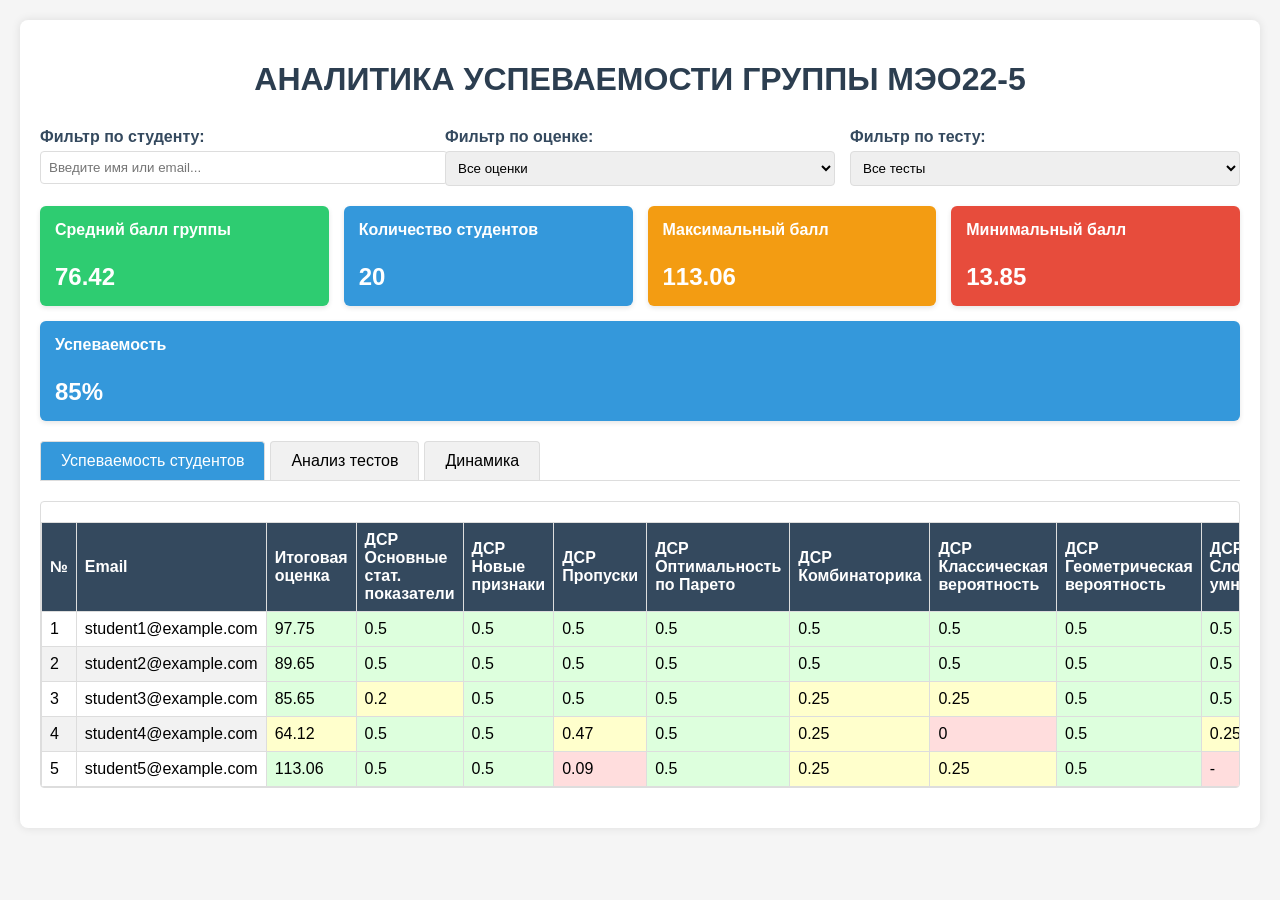
<file: ier22-5.html>
<!DOCTYPE html>
<html lang="ru">
<head>
    <meta charset="UTF-8">
    <meta name="viewport" content="width=device-width, initial-scale=1.0">
    <title>Аналитика успеваемости группы МЭО22-5</title>
    <style>
        body {
            font-family: Arial, sans-serif;
            margin: 0;
            padding: 20px;
            background-color: #f5f5f5;
        }
        .dashboard {
            max-width: 1400px;
            margin: 0 auto;
            background-color: white;
            padding: 20px;
            border-radius: 8px;
            box-shadow: 0 0 10px rgba(0,0,0,0.1);
        }
        h1 {
            color: #2c3e50;
            text-align: center;
            margin-bottom: 30px;
        }
        .filters {
            display: flex;
            gap: 15px;
            margin-bottom: 20px;
            flex-wrap: wrap;
        }
        .filter-item {
            flex: 1;
            min-width: 200px;
        }
        label {
            display: block;
            margin-bottom: 5px;
            font-weight: bold;
            color: #34495e;
        }
        select, input {
            width: 100%;
            padding: 8px;
            border: 1px solid #ddd;
            border-radius: 4px;
        }
        .stats {
            display: flex;
            flex-wrap: wrap;
            gap: 15px;
            margin-bottom: 20px;
        }
        .stat-card {
            flex: 1;
            min-width: 200px;
            background-color: #3498db;
            color: white;
            padding: 15px;
            border-radius: 6px;
            box-shadow: 0 2px 5px rgba(0,0,0,0.1);
        }
        .stat-card h3 {
            margin-top: 0;
            font-size: 16px;
        }
        .stat-card p {
            font-size: 24px;
            font-weight: bold;
            margin-bottom: 0;
        }
        .stat-card.avg {
            background-color: #2ecc71;
        }
        .stat-card.min {
            background-color: #e74c3c;
        }
        .stat-card.max {
            background-color: #f39c12;
        }
        table {
            width: 100%;
            border-collapse: collapse;
            margin-top: 20px;
        }
        th, td {
            border: 1px solid #ddd;
            padding: 8px;
            text-align: left;
        }
        th {
            background-color: #34495e;
            color: white;
            position: sticky;
            top: 0;
        }
        tr:nth-child(even) {
            background-color: #f2f2f2;
        }
        tr:hover {
            background-color: #e3f2fd;
        }
        .scrollable {
            max-height: 500px;
            overflow-y: auto;
            margin-bottom: 20px;
            border: 1px solid #ddd;
            border-radius: 4px;
        }
        .tabs {
            display: flex;
            margin-bottom: 20px;
            border-bottom: 1px solid #ddd;
        }
        .tab {
            padding: 10px 20px;
            cursor: pointer;
            background-color: #f1f1f1;
            border: 1px solid #ddd;
            border-bottom: none;
            border-radius: 4px 4px 0 0;
            margin-right: 5px;
        }
        .tab.active {
            background-color: #3498db;
            color: white;
        }
        .tab-content {
            display: none;
        }
        .tab-content.active {
            display: block;
        }
        .chart-container {
            height: 300px;
            margin-bottom: 30px;
        }
        .bad {
            background-color: #ffdddd;
        }
        .good {
            background-color: #ddffdd;
        }
        .medium {
            background-color: #ffffcc;
        }
    </style>
</head>
<body>
    <div class="dashboard">
        <h1>АНАЛИТИКА УСПЕВАЕМОСТИ ГРУППЫ МЭО22-5</h1>
        
        <div class="filters">
            <div class="filter-item">
                <label for="student-filter">Фильтр по студенту:</label>
                <input type="text" id="student-filter" placeholder="Введите имя или email...">
            </div>
            <div class="filter-item">
                <label for="score-filter">Фильтр по оценке:</label>
                <select id="score-filter">
                    <option value="all">Все оценки</option>
                    <option value="good">Хорошие (≥ 4)</option>
                    <option value="medium">Средние (≥ 3 и < 4)</option>
                    <option value="bad">Плохие (< 3)</option>
                </select>
            </div>
            <div class="filter-item">
                <label for="test-filter">Фильтр по тесту:</label>
                <select id="test-filter">
                    <option value="all">Все тесты</option>
                    <option value="dsr">ДСР тесты</option>
                    <option value="asr">АСР тесты</option>
                    <option value="lecture">Лекционные опросы</option>
                    <option value="control">Контрольные работы</option>
                    <option value="exam">Аттестации</option>
                </select>
            </div>
        </div>
        
        <div class="stats">
            <div class="stat-card avg">
                <h3>Средний балл группы</h3>
                <p>76.42</p>
            </div>
            <div class="stat-card">
                <h3>Количество студентов</h3>
                <p>20</p>
            </div>
            <div class="stat-card max">
                <h3>Максимальный балл</h3>
                <p>113.06</p>
            </div>
            <div class="stat-card min">
                <h3>Минимальный балл</h3>
                <p>13.85</p>
            </div>
            <div class="stat-card">
                <h3>Успеваемость</h3>
                <p>85%</p>
            </div>
        </div>
        
        <div class="tabs">
            <div class="tab active" data-tab="students">Успеваемость студентов</div>
            <div class="tab" data-tab="tests">Анализ тестов</div>
            <div class="tab" data-tab="dynamics">Динамика</div>
        </div>
        
        <div class="tab-content active" id="students-tab">
            <div class="scrollable">
                <table id="students-table">
                    <thead>
                        <tr>
                            <th>№</th>
                            <th>Email</th>
                            <th>Итоговая оценка</th>
                            <th>ДСР Основные стат. показатели</th>
                            <th>ДСР Новые признаки</th>
                            <th>ДСР Пропуски</th>
                            <th>ДСР Оптимальность по Парето</th>
                            <th>ДСР Комбинаторика</th>
                            <th>ДСР Классическая вероятность</th>
                            <th>ДСР Геометрическая вероятность</th>
                            <th>ДСР Сложение/умножение</th>
                            <th>ДСР Формула Байеса</th>
                            <th>ДСР Схема Бернулли</th>
                            <th>Контрольная работа 1</th>
                            <th>Контрольная работа 2</th>
                            <th>Промежуточная аттестация</th>
                        </tr>
                    </thead>
                    <tbody>
                        <tr>
                            <td>1</td>
                            <td>student1@example.com</td>
                            <td class="good">97.75</td>
                            <td class="good">0.5</td>
                            <td class="good">0.5</td>
                            <td class="good">0.5</td>
                            <td class="good">0.5</td>
                            <td class="good">0.5</td>
                            <td class="good">0.5</td>
                            <td class="good">0.5</td>
                            <td class="good">0.5</td>
                            <td class="good">0.5</td>
                            <td class="good">1</td>
                            <td class="good">5</td>
                            <td class="good">5</td>
                            <td class="good">60</td>
                        </tr>
                        <tr>
                            <td>2</td>
                            <td>student2@example.com</td>
                            <td class="good">89.65</td>
                            <td class="good">0.5</td>
                            <td class="good">0.5</td>
                            <td class="good">0.5</td>
                            <td class="good">0.5</td>
                            <td class="good">0.5</td>
                            <td class="good">0.5</td>
                            <td class="good">0.5</td>
                            <td class="good">0.5</td>
                            <td class="good">0.5</td>
                            <td class="good">1</td>
                            <td class="good">4.5</td>
                            <td class="good">4</td>
                            <td class="good">55</td>
                        </tr>
                        <tr>
                            <td>3</td>
                            <td>student3@example.com</td>
                            <td class="good">85.65</td>
                            <td class="medium">0.2</td>
                            <td class="good">0.5</td>
                            <td class="good">0.5</td>
                            <td class="good">0.5</td>
                            <td class="medium">0.25</td>
                            <td class="medium">0.25</td>
                            <td class="good">0.5</td>
                            <td class="good">0.5</td>
                            <td class="good">0.5</td>
                            <td class="good">1</td>
                            <td class="medium">0</td>
                            <td class="good">4.5</td>
                            <td class="good">60</td>
                        </tr>
                        <tr>
                            <td>4</td>
                            <td>student4@example.com</td>
                            <td class="medium">64.12</td>
                            <td class="good">0.5</td>
                            <td class="good">0.5</td>
                            <td class="medium">0.47</td>
                            <td class="good">0.5</td>
                            <td class="medium">0.25</td>
                            <td class="bad">0</td>
                            <td class="good">0.5</td>
                            <td class="medium">0.25</td>
                            <td class="good">0.5</td>
                            <td class="good">0.5</td>
                            <td class="medium">0.2</td>
                            <td class="medium">2.5</td>
                            <td class="good">3</td>
                            <td class="medium">45</td>
                        </tr>
                        <tr>
                            <td>5</td>
                            <td>student5@example.com</td>
                            <td class="good">113.06</td>
                            <td class="good">0.5</td>
                            <td class="good">0.5</td>
                            <td class="bad">0.09</td>
                            <td class="good">0.5</td>
                            <td class="medium">0.25</td>
                            <td class="medium">0.25</td>
                            <td class="good">0.5</td>
                            <td class="bad">-</td>
                            <td class="good">0.5</td>
                            <td class="bad">0</td>
                            <td class="medium">0.1</td>
                            <td class="medium">1.5</td>
                            <td class="bad">1</td>
                            <td class="medium">25</td>
                        </tr>
                        <!-- Остальные строки таблицы -->
                    </tbody>
                </table>
            </div>
        </div>
        
        <div class="tab-content" id="tests-tab">
            <div class="chart-container">
                <!-- Здесь будет график успеваемости по тестам -->
                <p style="text-align: center; padding: 100px; background-color: #eee; border-radius: 4px;">
                    График средней успеваемости по тестам будет отображаться здесь
                </p>
            </div>
            
            <div class="scrollable">
                <table id="tests-table">
                    <thead>
                        <tr>
                            <th>Тест</th>
                            <th>Средний балл</th>
                            <th>Максимальный балл</th>
                            <th>Минимальный балл</th>
                            <th>% выполнения</th>
                            <th>Кол-во сдавших</th>
                        </tr>
                    </thead>
                    <tbody>
                        <tr>
                            <td>ДСР Основные статистические показатели</td>
                            <td>0.45</td>
                            <td>0.5</td>
                            <td>0.2</td>
                            <td>90%</td>
                            <td>18/20</td>
                        </tr>
                        <tr>
                            <td>ДСР Введение новых признаков</td>
                            <td>0.48</td>
                            <td>0.5</td>
                            <td>0.25</td>
                            <td>96%</td>
                            <td>19/20</td>
                        </tr>
                        <tr>
                            <td>ДСР Пропуски и нечисловые данные</td>
                            <td>0.42</td>
                            <td>0.5</td>
                            <td>0</td>
                            <td>84%</td>
                            <td>17/20</td>
                        </tr>
                        <tr>
                            <td>Контрольная работа №1</td>
                            <td>3.8</td>
                            <td>5</td>
                            <td>1</td>
                            <td>76%</td>
                            <td>15/20</td>
                        </tr>
                        <tr>
                            <td>Контрольная работа №2</td>
                            <td>3.5</td>
                            <td>5</td>
                            <td>1</td>
                            <td>70%</td>
                            <td>14/20</td>
                        </tr>
                        <tr>
                            <td>Промежуточная аттестация</td>
                            <td>48.2</td>
                            <td>60</td>
                            <td>25</td>
                            <td>80%</td>
                            <td>16/20</td>
                        </tr>
                    </tbody>
                </table>
            </div>
        </div>
        
        <div class="tab-content" id="dynamics-tab">
            <div class="chart-container">
                <!-- Здесь будет график динамики успеваемости -->
                <p style="text-align: center; padding: 100px; background-color: #eee; border-radius: 4px;">
                    График динамики успеваемости по неделям будет отображаться здесь
                </p>
            </div>
            
            <div class="scrollable">
                <table id="dynamics-table">
                    <thead>
                        <tr>
                            <th>Неделя</th>
                            <th>Даты</th>
                            <th>Средний балл</th>
                            <th>Изменение</th>
                            <th>Лучший студент</th>
                            <th>Худший студент</th>
                        </tr>
                    </thead>
                    <tbody>
                        <tr>
                            <td>н-1</td>
                            <td>01.09 - 02.09</td>
                            <td>0.45</td>
                            <td>+0%</td>
                            <td>student1 (1.0)</td>
                            <td>student5 (0.0)</td>
                        </tr>
                        <tr>
                            <td>н-2</td>
                            <td>04.09 - 09.09</td>
                            <td>0.48</td>
                            <td>+7%</td>
                            <td>student1 (1.0)</td>
                            <td>student3 (0.25)</td>
                        </tr>
                        <tr>
                            <td>н-3</td>
                            <td>11.09 - 16.09</td>
                            <td>0.42</td>
                            <td>-13%</td>
                            <td>student2 (1.0)</td>
                            <td>student4 (0.0)</td>
                        </tr>
                        <tr>
                            <td>н-4</td>
                            <td>18.09 - 23.09</td>
                            <td>0.50</td>
                            <td>+19%</td>
                            <td>student1 (1.0)</td>
                            <td>student5 (0.0)</td>
                        </tr>
                        <tr>
                            <td>н-5</td>
                            <td>25.09 - 30.09</td>
                            <td>0.47</td>
                            <td>-6%</td>
                            <td>student2 (1.0)</td>
                            <td>student4 (0.25)</td>
                        </tr>
                    </tbody>
                </table>
            </div>
        </div>
    </div>

    <script>
        // Простая реализация табов
        document.querySelectorAll('.tab').forEach(tab => {
            tab.addEventListener('click', () => {
                // Удаляем активный класс у всех табов и контента
                document.querySelectorAll('.tab').forEach(t => t.classList.remove('active'));
                document.querySelectorAll('.tab-content').forEach(c => c.classList.remove('active'));
                
                // Добавляем активный класс к выбранному табу и соответствующему контенту
                tab.classList.add('active');
                const tabId = tab.getAttribute('data-tab');
                document.getElementById(`${tabId}-tab`).classList.add('active');
            });
        });
        
        // Фильтрация таблицы студентов
        document.getElementById('student-filter').addEventListener('input', filterTable);
        document.getElementById('score-filter').addEventListener('change', filterTable);
        document.getElementById('test-filter').addEventListener('change', filterTable);
        
        function filterTable() {
            const studentFilter = document.getElementById('student-filter').value.toLowerCase();
            const scoreFilter = document.getElementById('score-filter').value;
            const testFilter = document.getElementById('test-filter').value;
            
            const rows = document.querySelectorAll('#students-table tbody tr');
            
            rows.forEach(row => {
                const email = row.cells[1].textContent.toLowerCase();
                const totalScore = parseFloat(row.cells[2].textContent);
                const testType = row.cells[3].textContent; // Здесь нужно доработать логику для фильтрации по типу теста
                
                let studentMatch = email.includes(studentFilter);
                let scoreMatch = true;
                
                if (scoreFilter === 'good' && totalScore < 4) scoreMatch = false;
                else if (scoreFilter === 'medium' && (totalScore >= 4 || totalScore < 3)) scoreMatch = false;
                else if (scoreFilter === 'bad' && totalScore >= 3) scoreMatch = false;
                
                // Логика для фильтрации по типу теста требует доработки
                let testMatch = true;
                
                if (studentMatch && scoreMatch && testMatch) {
                    row.style.display = '';
                } else {
                    row.style.display = 'none';
                }
            });
        }
    </script>
</body>
</html>
</file>
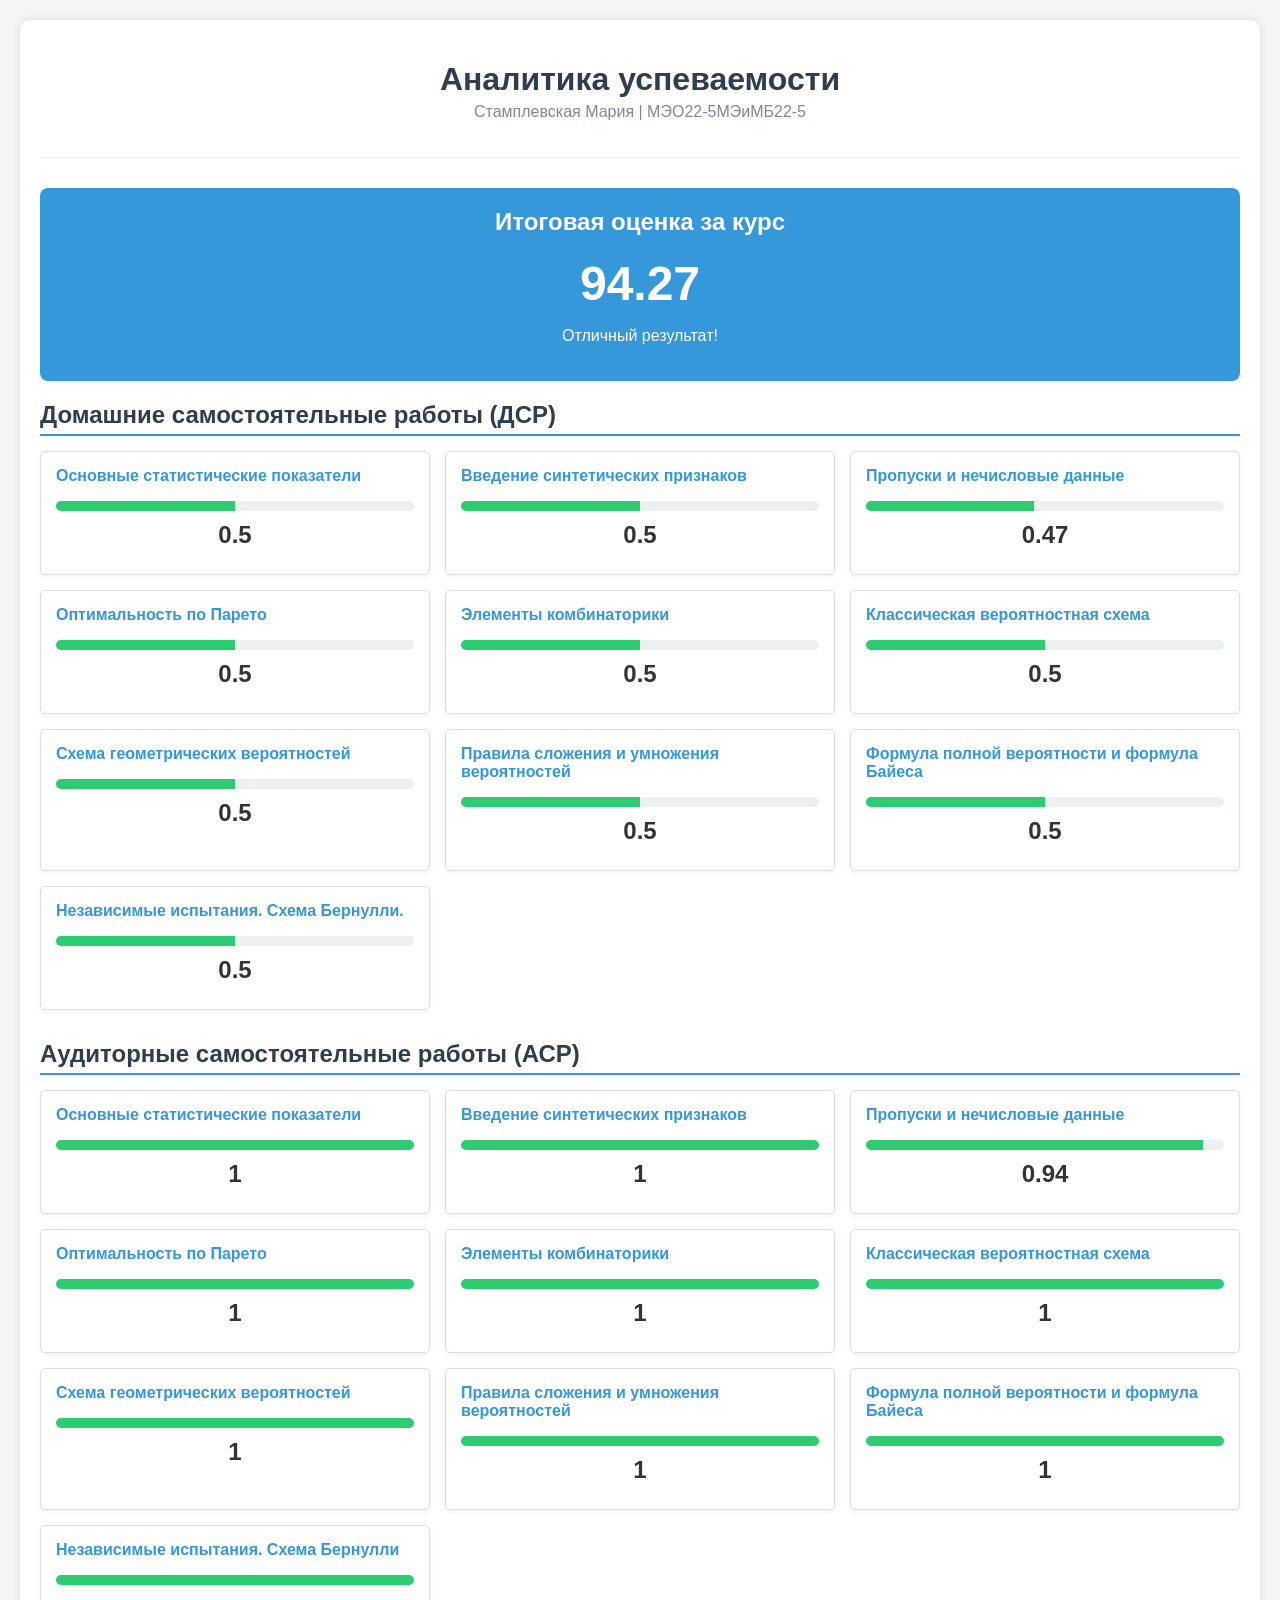
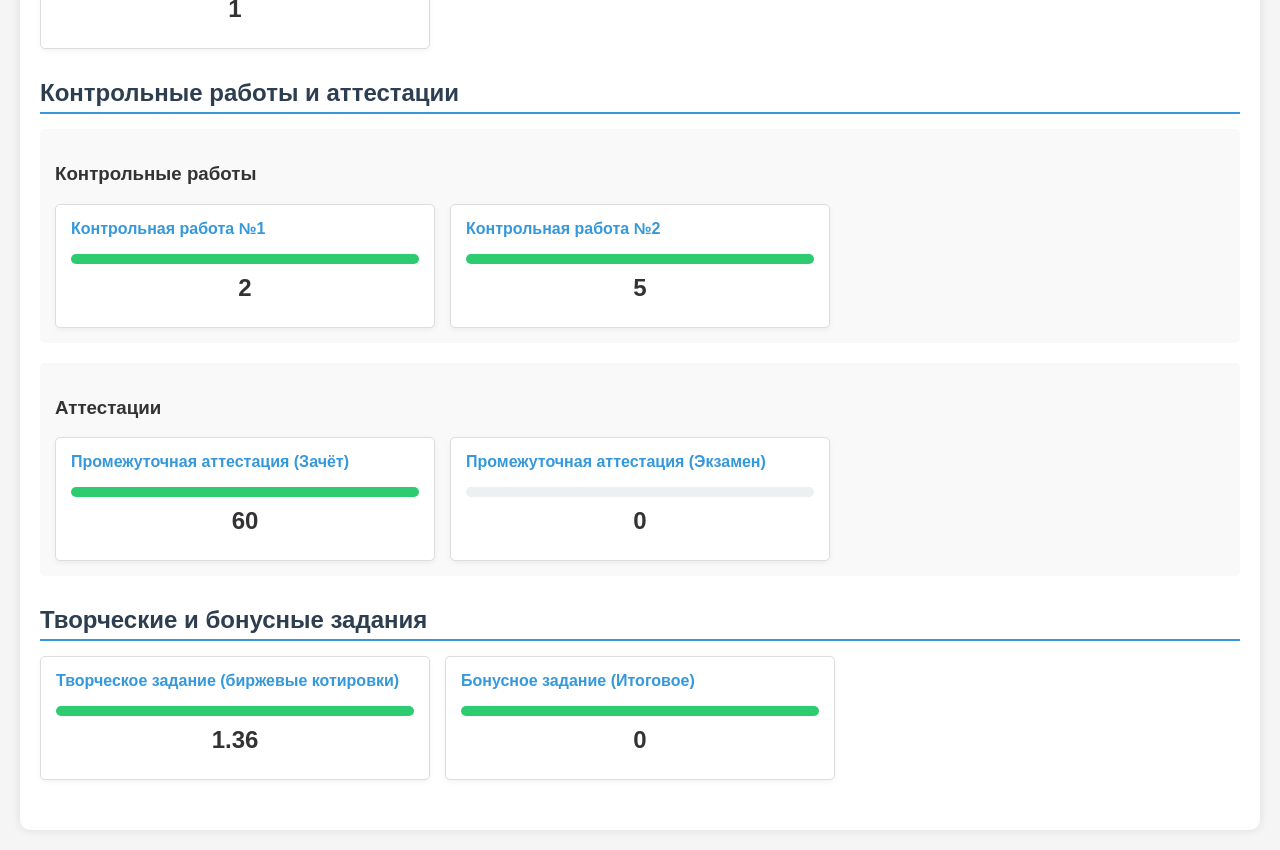
<file: my_1.html>
<!DOCTYPE html>
<html lang="ru">
<head>
    <meta charset="UTF-8">
    <meta name="viewport" content="width=device-width, initial-scale=1.0">
    <title>Аналитика успеваемости - Стамплевская Мария</title>
    <style>
        body {
            font-family: Arial, sans-serif;
            margin: 0;
            padding: 20px;
            background-color: #f5f5f5;
            color: #333;
        }
        .dashboard {
            max-width: 1200px;
            margin: 0 auto;
            background-color: white;
            padding: 20px;
            border-radius: 10px;
            box-shadow: 0 0 10px rgba(0,0,0,0.1);
        }
        .header {
            text-align: center;
            margin-bottom: 30px;
            padding-bottom: 20px;
            border-bottom: 1px solid #eee;
        }
        .header h1 {
            color: #2c3e50;
            margin-bottom: 5px;
        }
        .header p {
            color: #7f8c8d;
            margin-top: 0;
        }
        .summary-card {
            background-color: #3498db;
            color: white;
            padding: 20px;
            border-radius: 8px;
            margin-bottom: 20px;
            text-align: center;
        }
        .summary-card h2 {
            margin-top: 0;
        }
        .grade {
            font-size: 48px;
            font-weight: bold;
            margin: 10px 0;
        }
        .section {
            margin-bottom: 30px;
        }
        .section-title {
            color: #2c3e50;
            border-bottom: 2px solid #3498db;
            padding-bottom: 5px;
            margin-bottom: 15px;
        }
        .tests-grid {
            display: grid;
            grid-template-columns: repeat(auto-fill, minmax(300px, 1fr));
            gap: 15px;
        }
        .test-card {
            background-color: white;
            border: 1px solid #ddd;
            border-radius: 5px;
            padding: 15px;
            box-shadow: 0 2px 5px rgba(0,0,0,0.05);
        }
        .test-card h3 {
            margin-top: 0;
            color: #3498db;
            font-size: 16px;
        }
        .test-score {
            font-size: 24px;
            font-weight: bold;
            text-align: center;
            margin: 10px 0;
        }
        .progress-bar {
            height: 10px;
            background-color: #ecf0f1;
            border-radius: 5px;
            margin-bottom: 10px;
            overflow: hidden;
        }
        .progress {
            height: 100%;
            background-color: #2ecc71;
        }
        .no-data {
            color: #95a5a6;
            font-style: italic;
            text-align: center;
        }
        .group {
            background-color: #f9f9f9;
            padding: 15px;
            border-radius: 5px;
            margin-bottom: 20px;
        }
    </style>
</head>
<body>
    <div class="dashboard">
        <div class="header">
            <h1>Аналитика успеваемости</h1>
            <p>Стамплевская Мария | МЭО22-5МЭиМБ22-5</p>
        </div>
        
        <div class="summary-card">
            <h2>Итоговая оценка за курс</h2>
            <div class="grade">94.27</div>
            <p>Отличный результат!</p>
        </div>
        
        <div class="section">
            <h2 class="section-title">Домашние самостоятельные работы (ДСР)</h2>
            <div class="tests-grid">
                <div class="test-card">
                    <h3>Основные статистические показатели</h3>
                    <div class="progress-bar">
                        <div class="progress" style="width: 50%"></div>
                    </div>
                    <div class="test-score">0.5</div>
                </div>
                <div class="test-card">
                    <h3>Введение синтетических признаков</h3>
                    <div class="progress-bar">
                        <div class="progress" style="width: 50%"></div>
                    </div>
                    <div class="test-score">0.5</div>
                </div>
                <div class="test-card">
                    <h3>Пропуски и нечисловые данные</h3>
                    <div class="progress-bar">
                        <div class="progress" style="width: 47%"></div>
                    </div>
                    <div class="test-score">0.47</div>
                </div>
                <div class="test-card">
                    <h3>Оптимальность по Парето</h3>
                    <div class="progress-bar">
                        <div class="progress" style="width: 50%"></div>
                    </div>
                    <div class="test-score">0.5</div>
                </div>
                <div class="test-card">
                    <h3>Элементы комбинаторики</h3>
                    <div class="progress-bar">
                        <div class="progress" style="width: 50%"></div>
                    </div>
                    <div class="test-score">0.5</div>
                </div>
                <div class="test-card">
                    <h3>Классическая вероятностная схема</h3>
                    <div class="progress-bar">
                        <div class="progress" style="width: 50%"></div>
                    </div>
                    <div class="test-score">0.5</div>
                </div>
                <div class="test-card">
                    <h3>Схема геометрических вероятностей</h3>
                    <div class="progress-bar">
                        <div class="progress" style="width: 50%"></div>
                    </div>
                    <div class="test-score">0.5</div>
                </div>
                <div class="test-card">
                    <h3>Правила сложения и умножения вероятностей</h3>
                    <div class="progress-bar">
                        <div class="progress" style="width: 50%"></div>
                    </div>
                    <div class="test-score">0.5</div>
                </div>
                <div class="test-card">
                    <h3>Формула полной вероятности и формула Байеса</h3>
                    <div class="progress-bar">
                        <div class="progress" style="width: 50%"></div>
                    </div>
                    <div class="test-score">0.5</div>
                </div>
                <div class="test-card">
                    <h3>Независимые испытания. Схема Бернулли.</h3>
                    <div class="progress-bar">
                        <div class="progress" style="width: 50%"></div>
                    </div>
                    <div class="test-score">0.5</div>
                </div>
            </div>
        </div>
        
        <div class="section">
            <h2 class="section-title">Аудиторные самостоятельные работы (АСР)</h2>
            <div class="tests-grid">
                <div class="test-card">
                    <h3>Основные статистические показатели</h3>
                    <div class="progress-bar">
                        <div class="progress" style="width: 100%"></div>
                    </div>
                    <div class="test-score">1</div>
                </div>
                <div class="test-card">
                    <h3>Введение синтетических признаков</h3>
                    <div class="progress-bar">
                        <div class="progress" style="width: 100%"></div>
                    </div>
                    <div class="test-score">1</div>
                </div>
                <div class="test-card">
                    <h3>Пропуски и нечисловые данные</h3>
                    <div class="progress-bar">
                        <div class="progress" style="width: 94%"></div>
                    </div>
                    <div class="test-score">0.94</div>
                </div>
                <div class="test-card">
                    <h3>Оптимальность по Парето</h3>
                    <div class="progress-bar">
                        <div class="progress" style="width: 100%"></div>
                    </div>
                    <div class="test-score">1</div>
                </div>
                <div class="test-card">
                    <h3>Элементы комбинаторики</h3>
                    <div class="progress-bar">
                        <div class="progress" style="width: 100%"></div>
                    </div>
                    <div class="test-score">1</div>
                </div>
                <div class="test-card">
                    <h3>Классическая вероятностная схема</h3>
                    <div class="progress-bar">
                        <div class="progress" style="width: 100%"></div>
                    </div>
                    <div class="test-score">1</div>
                </div>
                <div class="test-card">
                    <h3>Схема геометрических вероятностей</h3>
                    <div class="progress-bar">
                        <div class="progress" style="width: 100%"></div>
                    </div>
                    <div class="test-score">1</div>
                </div>
                <div class="test-card">
                    <h3>Правила сложения и умножения вероятностей</h3>
                    <div class="progress-bar">
                        <div class="progress" style="width: 100%"></div>
                    </div>
                    <div class="test-score">1</div>
                </div>
                <div class="test-card">
                    <h3>Формула полной вероятности и формула Байеса</h3>
                    <div class="progress-bar">
                        <div class="progress" style="width: 100%"></div>
                    </div>
                    <div class="test-score">1</div>
                </div>
                <div class="test-card">
                    <h3>Независимые испытания. Схема Бернулли</h3>
                    <div class="progress-bar">
                        <div class="progress" style="width: 100%"></div>
                    </div>
                    <div class="test-score">1</div>
                </div>
            </div>
        </div>
        
        <div class="section">
            <h2 class="section-title">Контрольные работы и аттестации</h2>
            <div class="group">
                <h3>Контрольные работы</h3>
                <div class="tests-grid">
                    <div class="test-card">
                        <h3>Контрольная работа №1</h3>
                        <div class="progress-bar">
                            <div class="progress" style="width: 100%"></div>
                        </div>
                        <div class="test-score">2</div>
                    </div>
                    <div class="test-card">
                        <h3>Контрольная работа №2</h3>
                        <div class="progress-bar">
                            <div class="progress" style="width: 100%"></div>
                        </div>
                        <div class="test-score">5</div>
                    </div>
                </div>
            </div>
            
            <div class="group">
                <h3>Аттестации</h3>
                <div class="tests-grid">
                    <div class="test-card">
                        <h3>Промежуточная аттестация (Зачёт)</h3>
                        <div class="progress-bar">
                            <div class="progress" style="width: 100%"></div>
                        </div>
                        <div class="test-score">60</div>
                    </div>
                    <div class="test-card">
                        <h3>Промежуточная аттестация (Экзамен)</h3>
                        <div class="progress-bar">
                            <div class="progress" style="width: 0%"></div>
                        </div>
                        <div class="test-score">0</div>
                    </div>
                </div>
            </div>
        </div>
        
        <div class="section">
            <h2 class="section-title">Творческие и бонусные задания</h2>
            <div class="tests-grid">
                <div class="test-card">
                    <h3>Творческое задание (биржевые котировки)</h3>
                    <div class="progress-bar">
                        <div class="progress" style="width: 100%"></div>
                    </div>
                    <div class="test-score">1.36</div>
                </div>
                <div class="test-card">
                    <h3>Бонусное задание (Итоговое)</h3>
                    <div class="progress-bar">
                        <div class="progress" style="width: 100%"></div>
                    </div>
                    <div class="test-score">0</div>
                </div>
            </div>
        </div>
    </div>
</body>
</html>
</file>
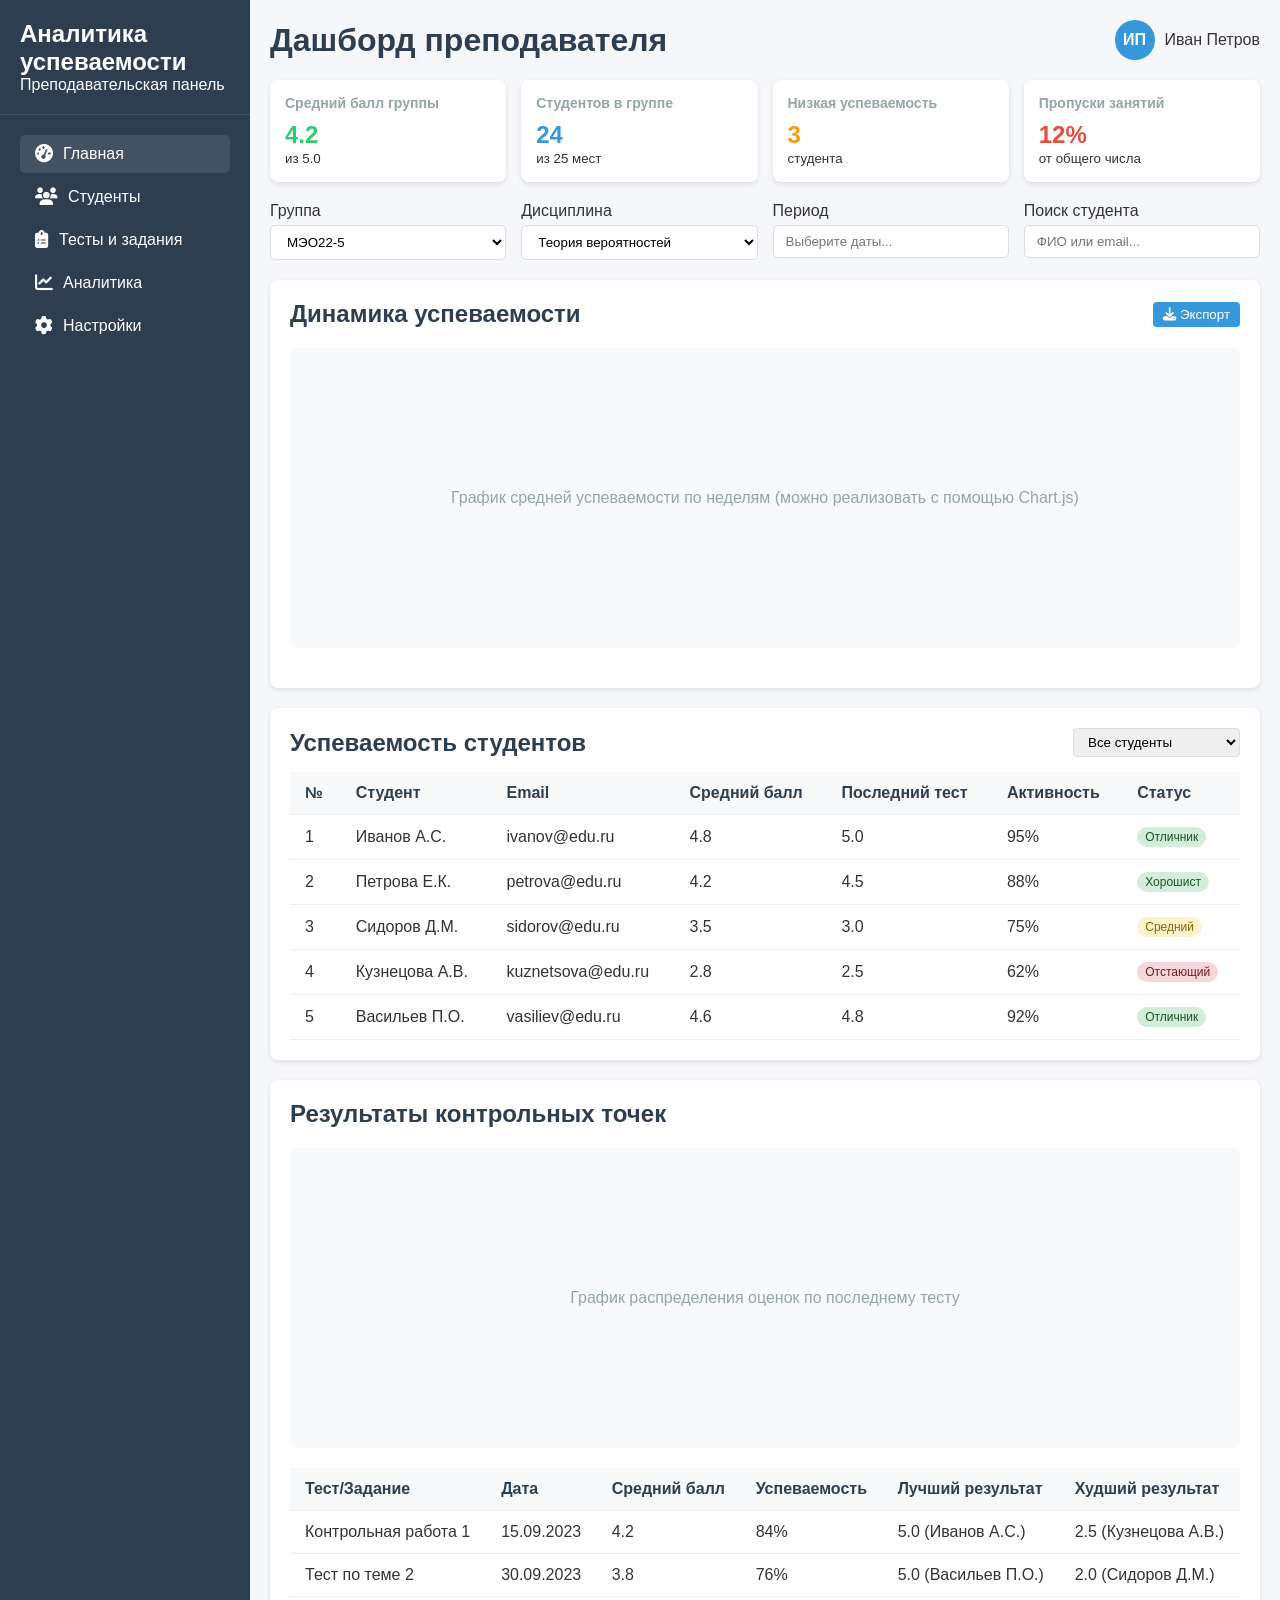
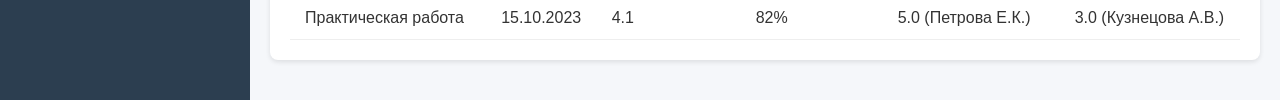
<file: teacher.html>
<!DOCTYPE html>
<html lang="ru">
<head>
    <meta charset="UTF-8">
    <meta name="viewport" content="width=device-width, initial-scale=1.0">
    <title>Преподавательский дашборд | Аналитика успеваемости</title>
    <link rel="stylesheet" href="https://cdnjs.cloudflare.com/ajax/libs/font-awesome/6.4.0/css/all.min.css">
    <style>
        :root {
            --primary: #3498db;
            --success: #2ecc71;
            --warning: #f39c12;
            --danger: #e74c3c;
            --dark: #2c3e50;
            --light: #ecf0f1;
            --gray: #95a5a6;
        }
        * {
            margin: 0;
            padding: 0;
            box-sizing: border-box;
            font-family: 'Segoe UI', Tahoma, Geneva, Verdana, sans-serif;
        }
        body {
            background: #f5f7fa;
            color: #333;
        }
        .dashboard {
            display: grid;
            grid-template-columns: 250px 1fr;
            min-height: 100vh;
        }
        /* Сайдбар */
        .sidebar {
            background: var(--dark);
            color: white;
            padding: 20px 0;
        }
        .sidebar-header {
            padding: 0 20px 20px;
            border-bottom: 1px solid rgba(255, 255, 255, 0.1);
        }
        .sidebar-menu {
            padding: 20px;
        }
        .menu-item {
            display: flex;
            align-items: center;
            padding: 10px 15px;
            margin-bottom: 5px;
            border-radius: 5px;
            cursor: pointer;
            transition: 0.3s;
        }
        .menu-item:hover, .menu-item.active {
            background: rgba(255, 255, 255, 0.1);
        }
        .menu-item i {
            margin-right: 10px;
            font-size: 18px;
        }
        /* Основной контент */
        .main-content {
            padding: 20px;
        }
        .header {
            display: flex;
            justify-content: space-between;
            align-items: center;
            margin-bottom: 20px;
        }
        .header h1 {
            color: var(--dark);
        }
        .user-info {
            display: flex;
            align-items: center;
            gap: 10px;
        }
        .user-avatar {
            width: 40px;
            height: 40px;
            border-radius: 50%;
            background: var(--primary);
            display: flex;
            align-items: center;
            justify-content: center;
            color: white;
            font-weight: bold;
        }
        /* Карточки статистики */
        .stats-cards {
            display: grid;
            grid-template-columns: repeat(auto-fit, minmax(200px, 1fr));
            gap: 15px;
            margin-bottom: 20px;
        }
        .stat-card {
            background: white;
            border-radius: 8px;
            padding: 15px;
            box-shadow: 0 2px 5px rgba(0, 0, 0, 0.1);
        }
        .stat-card h3 {
            font-size: 14px;
            color: var(--gray);
            margin-bottom: 10px;
        }
        .stat-card .value {
            font-size: 24px;
            font-weight: bold;
        }
        .stat-card.success .value { color: var(--success); }
        .stat-card.warning .value { color: var(--warning); }
        .stat-card.danger .value { color: var(--danger); }
        .stat-card.info .value { color: var(--primary); }
        /* Фильтры */
        .filters {
            display: flex;
            gap: 15px;
            margin-bottom: 20px;
            flex-wrap: wrap;
        }
        .filter-item {
            flex: 1;
            min-width: 200px;
        }
        .filter-item label {
            display: block;
            margin-bottom: 5px;
            font-weight: 500;
        }
        .filter-item select, 
        .filter-item input {
            width: 100%;
            padding: 8px 12px;
            border: 1px solid #ddd;
            border-radius: 5px;
            background: white;
        }
        /* Таблицы и графики */
        .content-section {
            background: white;
            border-radius: 8px;
            padding: 20px;
            margin-bottom: 20px;
            box-shadow: 0 2px 5px rgba(0, 0, 0, 0.1);
        }
        .section-title {
            margin-bottom: 15px;
            color: var(--dark);
            display: flex;
            justify-content: space-between;
            align-items: center;
        }
        table {
            width: 100%;
            border-collapse: collapse;
        }
        th, td {
            padding: 12px 15px;
            text-align: left;
            border-bottom: 1px solid #eee;
        }
        th {
            background: #f8f9fa;
            font-weight: 600;
            color: var(--dark);
        }
        tr:hover {
            background: #f5f7fa;
        }
        .badge {
            display: inline-block;
            padding: 3px 8px;
            border-radius: 12px;
            font-size: 12px;
            font-weight: 500;
        }
        .badge-success { background: #d4edda; color: #155724; }
        .badge-warning { background: #fff3cd; color: #856404; }
        .badge-danger { background: #f8d7da; color: #721c24; }
        /* Графики (заглушки) */
        .chart-placeholder {
            height: 300px;
            background: #f8f9fa;
            border-radius: 5px;
            display: flex;
            align-items: center;
            justify-content: center;
            color: var(--gray);
            margin: 20px 0;
        }
        /* Адаптивность */
        @media (max-width: 768px) {
            .dashboard {
                grid-template-columns: 1fr;
            }
            .sidebar {
                display: none;
            }
        }
    </style>
</head>
<body>
    <div class="dashboard">
        <!-- Сайдбар -->
        <div class="sidebar">
            <div class="sidebar-header">
                <h2>Аналитика успеваемости</h2>
                <p>Преподавательская панель</p>
            </div>
            <div class="sidebar-menu">
                <div class="menu-item active">
                    <i class="fas fa-tachometer-alt"></i>
                    <span>Главная</span>
                </div>
                <div class="menu-item">
                    <i class="fas fa-users"></i>
                    <span>Студенты</span>
                </div>
                <div class="menu-item">
                    <i class="fas fa-clipboard-list"></i>
                    <span>Тесты и задания</span>
                </div>
                <div class="menu-item">
                    <i class="fas fa-chart-line"></i>
                    <span>Аналитика</span>
                </div>
                <div class="menu-item">
                    <i class="fas fa-cog"></i>
                    <span>Настройки</span>
                </div>
            </div>
        </div>

        <!-- Основной контент -->
        <div class="main-content">
            <!-- Шапка -->
            <div class="header">
                <h1>Дашборд преподавателя</h1>
                <div class="user-info">
                    <div class="user-avatar">ИП</div>
                    <span>Иван Петров</span>
                </div>
            </div>

            <!-- Карточки статистики -->
            <div class="stats-cards">
                <div class="stat-card success">
                    <h3>Средний балл группы</h3>
                    <div class="value">4.2</div>
                    <small>из 5.0</small>
                </div>
                <div class="stat-card info">
                    <h3>Студентов в группе</h3>
                    <div class="value">24</div>
                    <small>из 25 мест</small>
                </div>
                <div class="stat-card warning">
                    <h3>Низкая успеваемость</h3>
                    <div class="value">3</div>
                    <small>студента</small>
                </div>
                <div class="stat-card danger">
                    <h3>Пропуски занятий</h3>
                    <div class="value">12%</div>
                    <small>от общего числа</small>
                </div>
            </div>

            <!-- Фильтры -->
            <div class="filters">
                <div class="filter-item">
                    <label for="group-select">Группа</label>
                    <select id="group-select">
                        <option>МЭО22-5</option>
                        <option>МЭО22-4</option>
                        <option>МЭО22-3</option>
                    </select>
                </div>
                <div class="filter-item">
                    <label for="subject-select">Дисциплина</label>
                    <select id="subject-select">
                        <option>Теория вероятностей</option>
                        <option>Математическая статистика</option>
                        <option>Эконометрика</option>
                    </select>
                </div>
                <div class="filter-item">
                    <label for="date-range">Период</label>
                    <input type="text" id="date-range" placeholder="Выберите даты...">
                </div>
                <div class="filter-item">
                    <label for="search">Поиск студента</label>
                    <input type="text" id="search" placeholder="ФИО или email...">
                </div>
            </div>

            <!-- График успеваемости -->
            <div class="content-section">
                <div class="section-title">
                    <h2>Динамика успеваемости</h2>
                    <div>
                        <button style="background: var(--primary); color: white; border: none; padding: 5px 10px; border-radius: 4px; cursor: pointer;">
                            <i class="fas fa-download"></i> Экспорт
                        </button>
                    </div>
                </div>
                <div class="chart-placeholder">
                    График средней успеваемости по неделям (можно реализовать с помощью Chart.js)
                </div>
            </div>

            <!-- Таблица студентов -->
            <div class="content-section">
                <div class="section-title">
                    <h2>Успеваемость студентов</h2>
                    <div>
                        <select style="padding: 5px 10px; border-radius: 4px; border: 1px solid #ddd;">
                            <option>Все студенты</option>
                            <option>Только отстающие</option>
                            <option>Только успевающие</option>
                        </select>
                    </div>
                </div>
                <div style="overflow-x: auto;">
                    <table>
                        <thead>
                            <tr>
                                <th>№</th>
                                <th>Студент</th>
                                <th>Email</th>
                                <th>Средний балл</th>
                                <th>Последний тест</th>
                                <th>Активность</th>
                                <th>Статус</th>
                            </tr>
                        </thead>
                        <tbody>
                            <tr>
                                <td>1</td>
                                <td>Иванов А.С.</td>
                                <td>ivanov@edu.ru</td>
                                <td>4.8</td>
                                <td>5.0</td>
                                <td>95%</td>
                                <td><span class="badge badge-success">Отличник</span></td>
                            </tr>
                            <tr>
                                <td>2</td>
                                <td>Петрова Е.К.</td>
                                <td>petrova@edu.ru</td>
                                <td>4.2</td>
                                <td>4.5</td>
                                <td>88%</td>
                                <td><span class="badge badge-success">Хорошист</span></td>
                            </tr>
                            <tr>
                                <td>3</td>
                                <td>Сидоров Д.М.</td>
                                <td>sidorov@edu.ru</td>
                                <td>3.5</td>
                                <td>3.0</td>
                                <td>75%</td>
                                <td><span class="badge badge-warning">Средний</span></td>
                            </tr>
                            <tr>
                                <td>4</td>
                                <td>Кузнецова А.В.</td>
                                <td>kuznetsova@edu.ru</td>
                                <td>2.8</td>
                                <td>2.5</td>
                                <td>62%</td>
                                <td><span class="badge badge-danger">Отстающий</span></td>
                            </tr>
                            <tr>
                                <td>5</td>
                                <td>Васильев П.О.</td>
                                <td>vasiliev@edu.ru</td>
                                <td>4.6</td>
                                <td>4.8</td>
                                <td>92%</td>
                                <td><span class="badge badge-success">Отличник</span></td>
                            </tr>
                        </tbody>
                    </table>
                </div>
            </div>

            <!-- Анализ тестов -->
            <div class="content-section">
                <div class="section-title">
                    <h2>Результаты контрольных точек</h2>
                </div>
                <div class="chart-placeholder">
                    График распределения оценок по последнему тесту
                </div>
                <table>
                    <thead>
                        <tr>
                            <th>Тест/Задание</th>
                            <th>Дата</th>
                            <th>Средний балл</th>
                            <th>Успеваемость</th>
                            <th>Лучший результат</th>
                            <th>Худший результат</th>
                        </tr>
                    </thead>
                    <tbody>
                        <tr>
                            <td>Контрольная работа 1</td>
                            <td>15.09.2023</td>
                            <td>4.2</td>
                            <td>84%</td>
                            <td>5.0 (Иванов А.С.)</td>
                            <td>2.5 (Кузнецова А.В.)</td>
                        </tr>
                        <tr>
                            <td>Тест по теме 2</td>
                            <td>30.09.2023</td>
                            <td>3.8</td>
                            <td>76%</td>
                            <td>5.0 (Васильев П.О.)</td>
                            <td>2.0 (Сидоров Д.М.)</td>
                        </tr>
                        <tr>
                            <td>Практическая работа</td>
                            <td>15.10.2023</td>
                            <td>4.1</td>
                            <td>82%</td>
                            <td>5.0 (Петрова Е.К.)</td>
                            <td>3.0 (Кузнецова А.В.)</td>
                        </tr>
                    </tbody>
                </table>
            </div>
        </div>
    </div>

    <script>
        // Здесь можно добавить логику для фильтров, графиков и т.д.
        // Например, с использованием Chart.js для визуализации данных:
        /*
        const ctx = document.createElement('canvas');
        document.querySelector('.chart-placeholder').replaceWith(ctx);
        new Chart(ctx, {
            type: 'line',
            data: {...},
            options: {...}
        });
        */
    </script>
</body>
</html>
</file>
